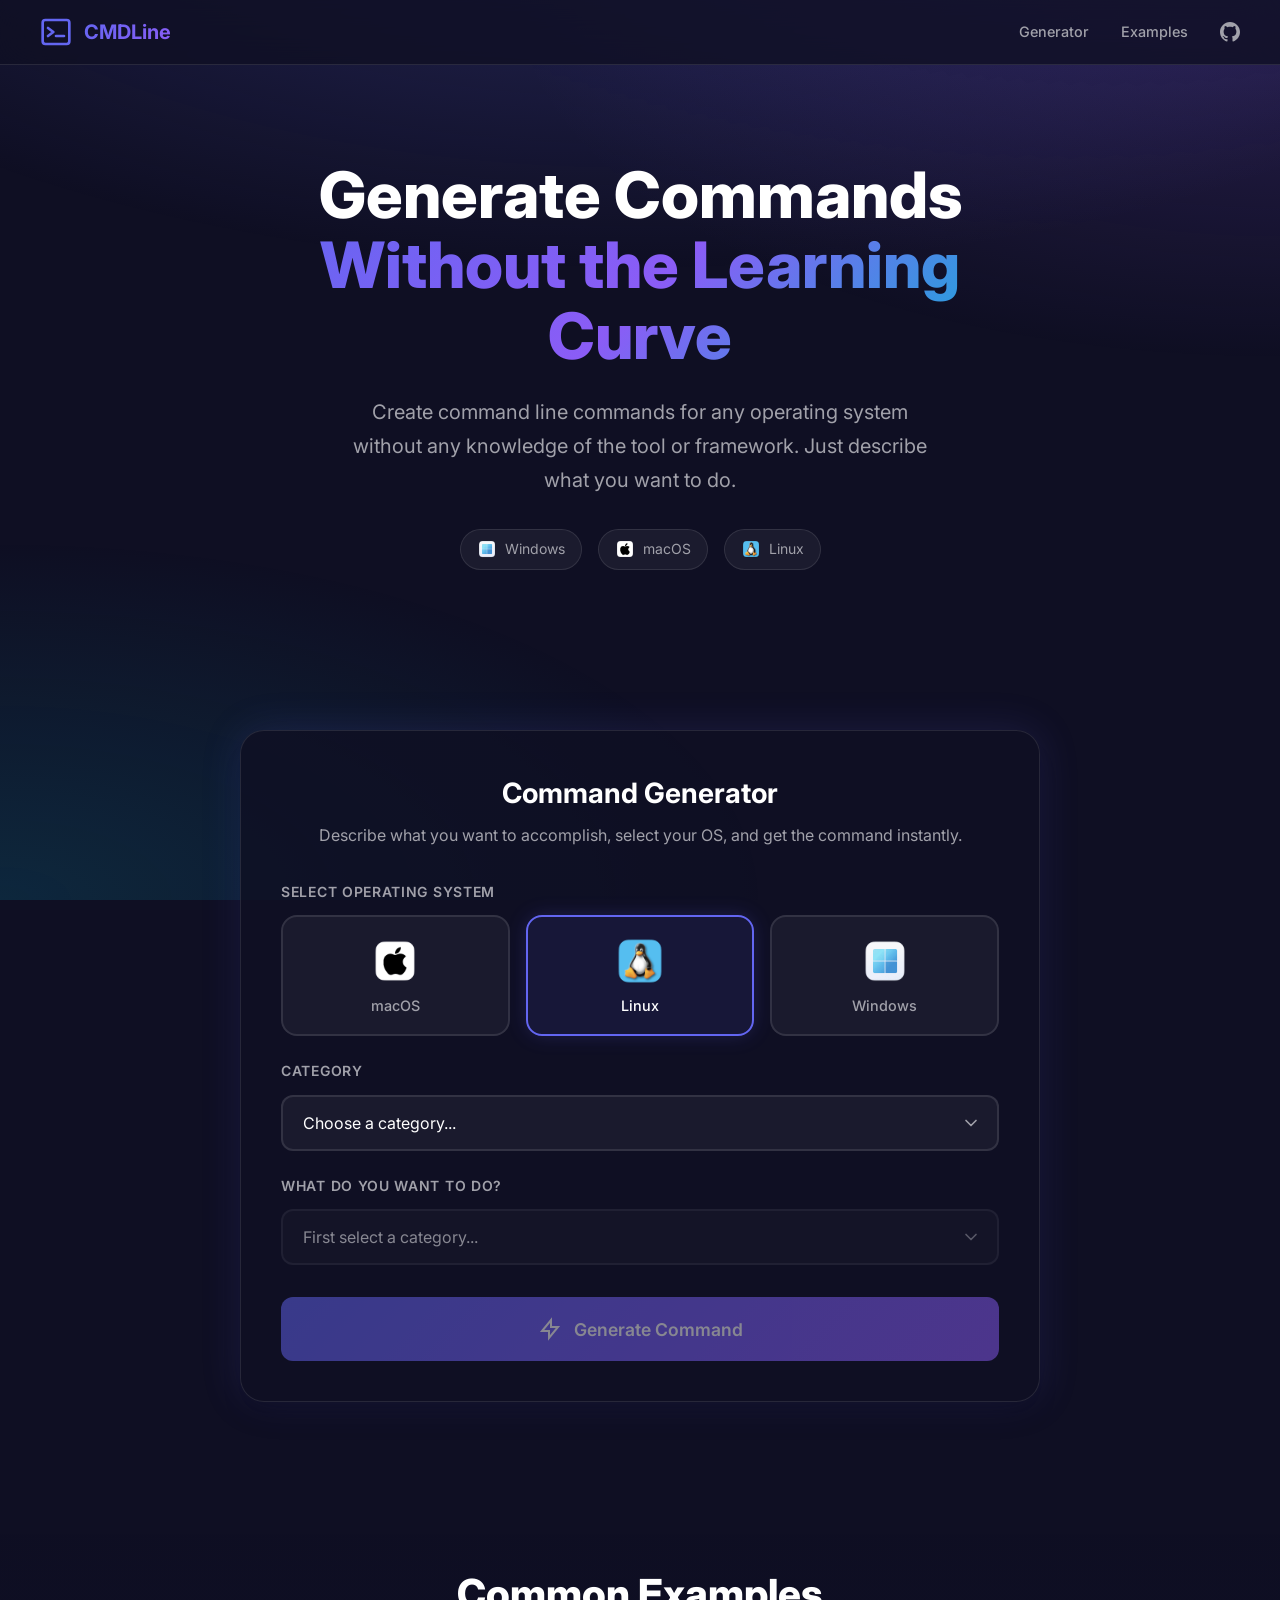
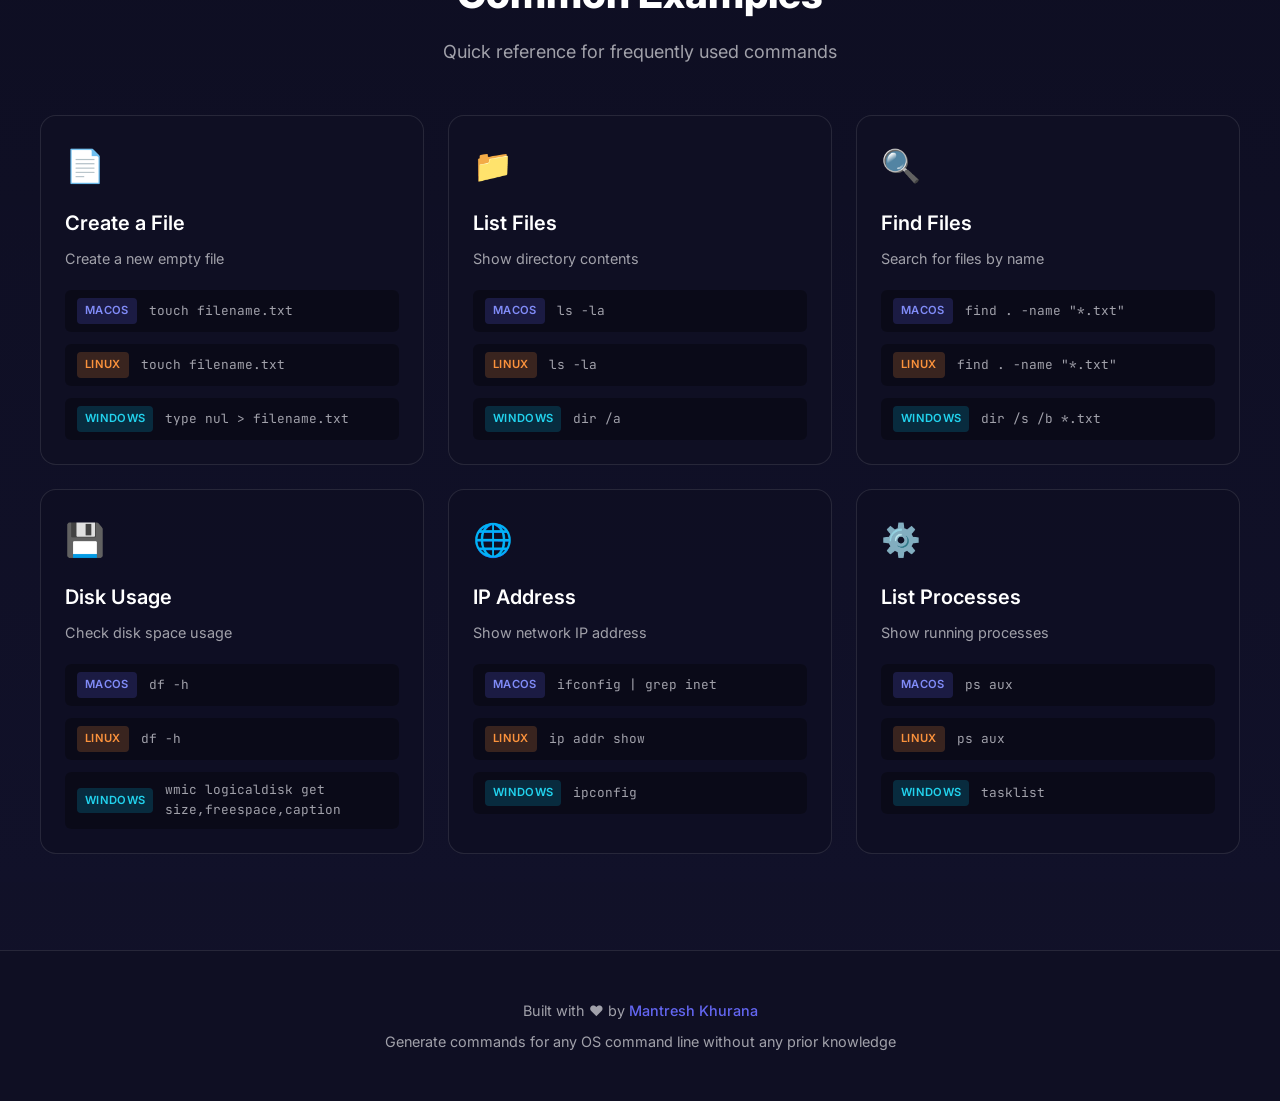
<file: index.html>
<!DOCTYPE html>
<html lang="en">
<head>
    <meta charset="UTF-8">
    <meta name="viewport" content="width=device-width, initial-scale=1.0">
    <meta name="description" content="Generate command line commands for any OS without any knowledge of the tool or framework. Supports Windows, macOS, and Linux.">
    <title>CMDLine Command Generator</title>
    <link rel="stylesheet" href="styles/style.css">
    <link rel="preconnect" href="https://fonts.googleapis.com">
    <link rel="preconnect" href="https://fonts.gstatic.com" crossorigin>
    <link href="https://fonts.googleapis.com/css2?family=Inter:wght@300;400;500;600;700&family=JetBrains+Mono:wght@400;500&display=swap" rel="stylesheet">
</head>
<body>
    <div class="background-gradient"></div>

    <!-- Header -->
    <header class="header">
        <div class="header-content">
            <div class="logo">
                <svg class="logo-icon" viewBox="0 0 24 24" fill="none" xmlns="http://www.w3.org/2000/svg">
                    <rect x="2" y="3" width="20" height="18" rx="2" stroke="currentColor" stroke-width="2"/>
                    <path d="M6 9L10 12L6 15" stroke="currentColor" stroke-width="2" stroke-linecap="round" stroke-linejoin="round"/>
                    <path d="M12 15H18" stroke="currentColor" stroke-width="2" stroke-linecap="round"/>
                </svg>
                <span class="logo-text">CMDLine</span>
            </div>
            <nav class="nav-links">
                <a href="#generator" class="nav-link">Generator</a>
                <a href="#examples" class="nav-link">Examples</a>
                <a href="https://github.com/mantreshkhurana/cmdline-command-generator" class="nav-link github-link" target="_blank">
                    <svg viewBox="0 0 24 24" fill="currentColor" width="20" height="20">
                        <path d="M12 0c-6.626 0-12 5.373-12 12 0 5.302 3.438 9.8 8.207 11.387.599.111.793-.261.793-.577v-2.234c-3.338.726-4.033-1.416-4.033-1.416-.546-1.387-1.333-1.756-1.333-1.756-1.089-.745.083-.729.083-.729 1.205.084 1.839 1.237 1.839 1.237 1.07 1.834 2.807 1.304 3.492.997.107-.775.418-1.305.762-1.604-2.665-.305-5.467-1.334-5.467-5.931 0-1.311.469-2.381 1.236-3.221-.124-.303-.535-1.524.117-3.176 0 0 1.008-.322 3.301 1.23.957-.266 1.983-.399 3.003-.404 1.02.005 2.047.138 3.006.404 2.291-1.552 3.297-1.23 3.297-1.23.653 1.653.242 2.874.118 3.176.77.84 1.235 1.911 1.235 3.221 0 4.609-2.807 5.624-5.479 5.921.43.372.823 1.102.823 2.222v3.293c0 .319.192.694.801.576 4.765-1.589 8.199-6.086 8.199-11.386 0-6.627-5.373-12-12-12z"/>
                    </svg>
                </a>
            </nav>
        </div>
    </header>

    <!-- Hero Section -->
    <section class="hero">
        <div class="hero-content">
            <h1 class="hero-title">
                Generate Commands
                <span class="gradient-text">Without the Learning Curve</span>
            </h1>
            <p class="hero-subtitle">
                Create command line commands for any operating system without any knowledge of the tool or framework.
                Just describe what you want to do.
            </p>
            <div class="hero-badges">
                <span class="badge">
                    <img src="assets/windows.png" alt="Windows" class="badge-icon">
                    Windows
                </span>
                <span class="badge">
                    <img src="assets/macos.png" alt="macOS" class="badge-icon">
                    macOS
                </span>
                <span class="badge">
                    <img src="assets/linux.png" alt="Linux" class="badge-icon">
                    Linux
                </span>
            </div>
        </div>
    </section>

    <!-- Generator Section -->
    <section id="generator" class="generator-section">
        <div class="generator-container">
            <div class="generator-card">
                <div class="card-header">
                    <h2 class="card-title">Command Generator</h2>
                    <p class="card-description">Describe what you want to accomplish, select your OS, and get the command instantly.</p>
                </div>

                <div class="generator-form">
                    <!-- OS Selection -->
                    <div class="form-group">
                        <label class="form-label">Select Operating System</label>
                        <div class="os-selector">
                            <button class="os-btn active" data-os="macos">
                                <img src="assets/macos.png" alt="macOS" class="os-icon">
                                <span>macOS</span>
                            </button>
                            <button class="os-btn" data-os="linux">
                                <img src="assets/linux.png" alt="Linux" class="os-icon">
                                <span>Linux</span>
                            </button>
                            <button class="os-btn" data-os="windows">
                                <img src="assets/windows.png" alt="Windows" class="os-icon">
                                <span>Windows</span>
                            </button>
                        </div>
                    </div>

                    <!-- Category Selection -->
                    <div class="form-group">
                        <label class="form-label">Category</label>
                        <div class="category-selector">
                            <select id="category-select" class="select-input">
                                <option value="">Choose a category...</option>
                                <optgroup label="General">
                                    <option value="file">File Operations</option>
                                    <option value="directory">Directory Operations</option>
                                    <option value="system">System Information</option>
                                    <option value="network">Networking</option>
                                    <option value="process">Process Management</option>
                                    <option value="package">Package Management</option>
                                    <option value="permissions">Permissions & Ownership</option>
                                    <option value="search">Search & Find</option>
                                    <option value="compression">Compression & Archives</option>
                                    <option value="text">Text Processing</option>
                                </optgroup>
                                <optgroup label="Development">
                                    <option value="git">Git Commands</option>
                                    <option value="docker">Docker Commands</option>
                                </optgroup>
                                <optgroup label="Security & Pentesting">
                                    <option value="security">Security & Penetration Testing</option>
                                    <option value="netsecurity">Network Security & Analysis</option>
                                    <option value="websecurity">Web Security Testing</option>
                                    <option value="wireless">Wireless Security</option>
                                    <option value="crypto">Cryptography & Hashing</option>
                                    <option value="passwordtest">Password & Authentication Testing</option>
                                    <option value="exploitation">Exploitation Tools</option>
                                    <option value="forensics">Forensics & Recovery</option>
                                </optgroup>
                            </select>
                        </div>
                    </div>

                    <!-- Action Selection -->
                    <div class="form-group">
                        <label class="form-label">What do you want to do?</label>
                        <div class="action-selector">
                            <select id="action-select" class="select-input" disabled>
                                <option value="">First select a category...</option>
                            </select>
                        </div>
                    </div>

                    <!-- Parameters -->
                    <div class="form-group parameters-group" id="parameters-group" style="display: none;">
                        <label class="form-label">Parameters</label>
                        <div id="parameters-container" class="parameters-container">
                            <!-- Dynamic parameters will be inserted here -->
                        </div>
                    </div>

                    <!-- Generate Button -->
                    <button id="generate-btn" class="generate-btn" disabled>
                        <svg class="btn-icon" viewBox="0 0 24 24" fill="none" stroke="currentColor" stroke-width="2">
                            <path d="M13 10V3L4 14h7v7l9-11h-7z"/>
                        </svg>
                        Generate Command
                    </button>
                </div>

                <!-- Output Section -->
                <div class="output-section" id="output-section" style="display: none;">
                    <div class="output-header">
                        <span class="output-label">Generated Command</span>
                        <button class="copy-btn" id="copy-btn">
                            <svg class="copy-icon" viewBox="0 0 24 24" fill="none" stroke="currentColor" stroke-width="2">
                                <rect x="9" y="9" width="13" height="13" rx="2" ry="2"/>
                                <path d="M5 15H4a2 2 0 0 1-2-2V4a2 2 0 0 1 2-2h9a2 2 0 0 1 2 2v1"/>
                            </svg>
                            Copy
                        </button>
                    </div>
                    <div class="output-command" id="output-command">
                        <code id="command-text"></code>
                    </div>
                    <div class="output-explanation" id="output-explanation">
                        <h4>Explanation</h4>
                        <p id="explanation-text"></p>
                    </div>
                </div>
            </div>
        </div>
    </section>

    <!-- Examples Section -->
    <section id="examples" class="examples-section">
        <div class="examples-container">
            <h2 class="section-title">Common Examples</h2>
            <p class="section-subtitle">Quick reference for frequently used commands</p>

            <div class="examples-grid">
                <div class="example-card" data-category="file" data-action="create">
                    <div class="example-icon">📄</div>
                    <h3>Create a File</h3>
                    <p>Create a new empty file</p>
                    <div class="example-commands">
                        <div class="example-cmd"><span class="os-tag macos">macOS</span><code>touch filename.txt</code></div>
                        <div class="example-cmd"><span class="os-tag linux">Linux</span><code>touch filename.txt</code></div>
                        <div class="example-cmd"><span class="os-tag windows">Windows</span><code>type nul > filename.txt</code></div>
                    </div>
                </div>

                <div class="example-card" data-category="directory" data-action="list">
                    <div class="example-icon">📁</div>
                    <h3>List Files</h3>
                    <p>Show directory contents</p>
                    <div class="example-commands">
                        <div class="example-cmd"><span class="os-tag macos">macOS</span><code>ls -la</code></div>
                        <div class="example-cmd"><span class="os-tag linux">Linux</span><code>ls -la</code></div>
                        <div class="example-cmd"><span class="os-tag windows">Windows</span><code>dir /a</code></div>
                    </div>
                </div>

                <div class="example-card" data-category="search" data-action="find-file">
                    <div class="example-icon">🔍</div>
                    <h3>Find Files</h3>
                    <p>Search for files by name</p>
                    <div class="example-commands">
                        <div class="example-cmd"><span class="os-tag macos">macOS</span><code>find . -name "*.txt"</code></div>
                        <div class="example-cmd"><span class="os-tag linux">Linux</span><code>find . -name "*.txt"</code></div>
                        <div class="example-cmd"><span class="os-tag windows">Windows</span><code>dir /s /b *.txt</code></div>
                    </div>
                </div>

                <div class="example-card" data-category="system" data-action="disk-usage">
                    <div class="example-icon">💾</div>
                    <h3>Disk Usage</h3>
                    <p>Check disk space usage</p>
                    <div class="example-commands">
                        <div class="example-cmd"><span class="os-tag macos">macOS</span><code>df -h</code></div>
                        <div class="example-cmd"><span class="os-tag linux">Linux</span><code>df -h</code></div>
                        <div class="example-cmd"><span class="os-tag windows">Windows</span><code>wmic logicaldisk get size,freespace,caption</code></div>
                    </div>
                </div>

                <div class="example-card" data-category="network" data-action="ip-address">
                    <div class="example-icon">🌐</div>
                    <h3>IP Address</h3>
                    <p>Show network IP address</p>
                    <div class="example-commands">
                        <div class="example-cmd"><span class="os-tag macos">macOS</span><code>ifconfig | grep inet</code></div>
                        <div class="example-cmd"><span class="os-tag linux">Linux</span><code>ip addr show</code></div>
                        <div class="example-cmd"><span class="os-tag windows">Windows</span><code>ipconfig</code></div>
                    </div>
                </div>

                <div class="example-card" data-category="process" data-action="list-processes">
                    <div class="example-icon">⚙️</div>
                    <h3>List Processes</h3>
                    <p>Show running processes</p>
                    <div class="example-commands">
                        <div class="example-cmd"><span class="os-tag macos">macOS</span><code>ps aux</code></div>
                        <div class="example-cmd"><span class="os-tag linux">Linux</span><code>ps aux</code></div>
                        <div class="example-cmd"><span class="os-tag windows">Windows</span><code>tasklist</code></div>
                    </div>
                </div>
            </div>
        </div>
    </section>

    <!-- Footer -->
    <footer class="footer">
        <div class="footer-content">
            <p>Built with ❤️ by <a href="https://github.com/mantreshkhurana" target="_blank">Mantresh Khurana</a></p>
            <p class="footer-note">Generate commands for any OS command line without any prior knowledge</p>
        </div>
    </footer>

    <script src="scripts/commands.js"></script>
    <script src="scripts/app.js"></script>
</body>
</html>
</file>
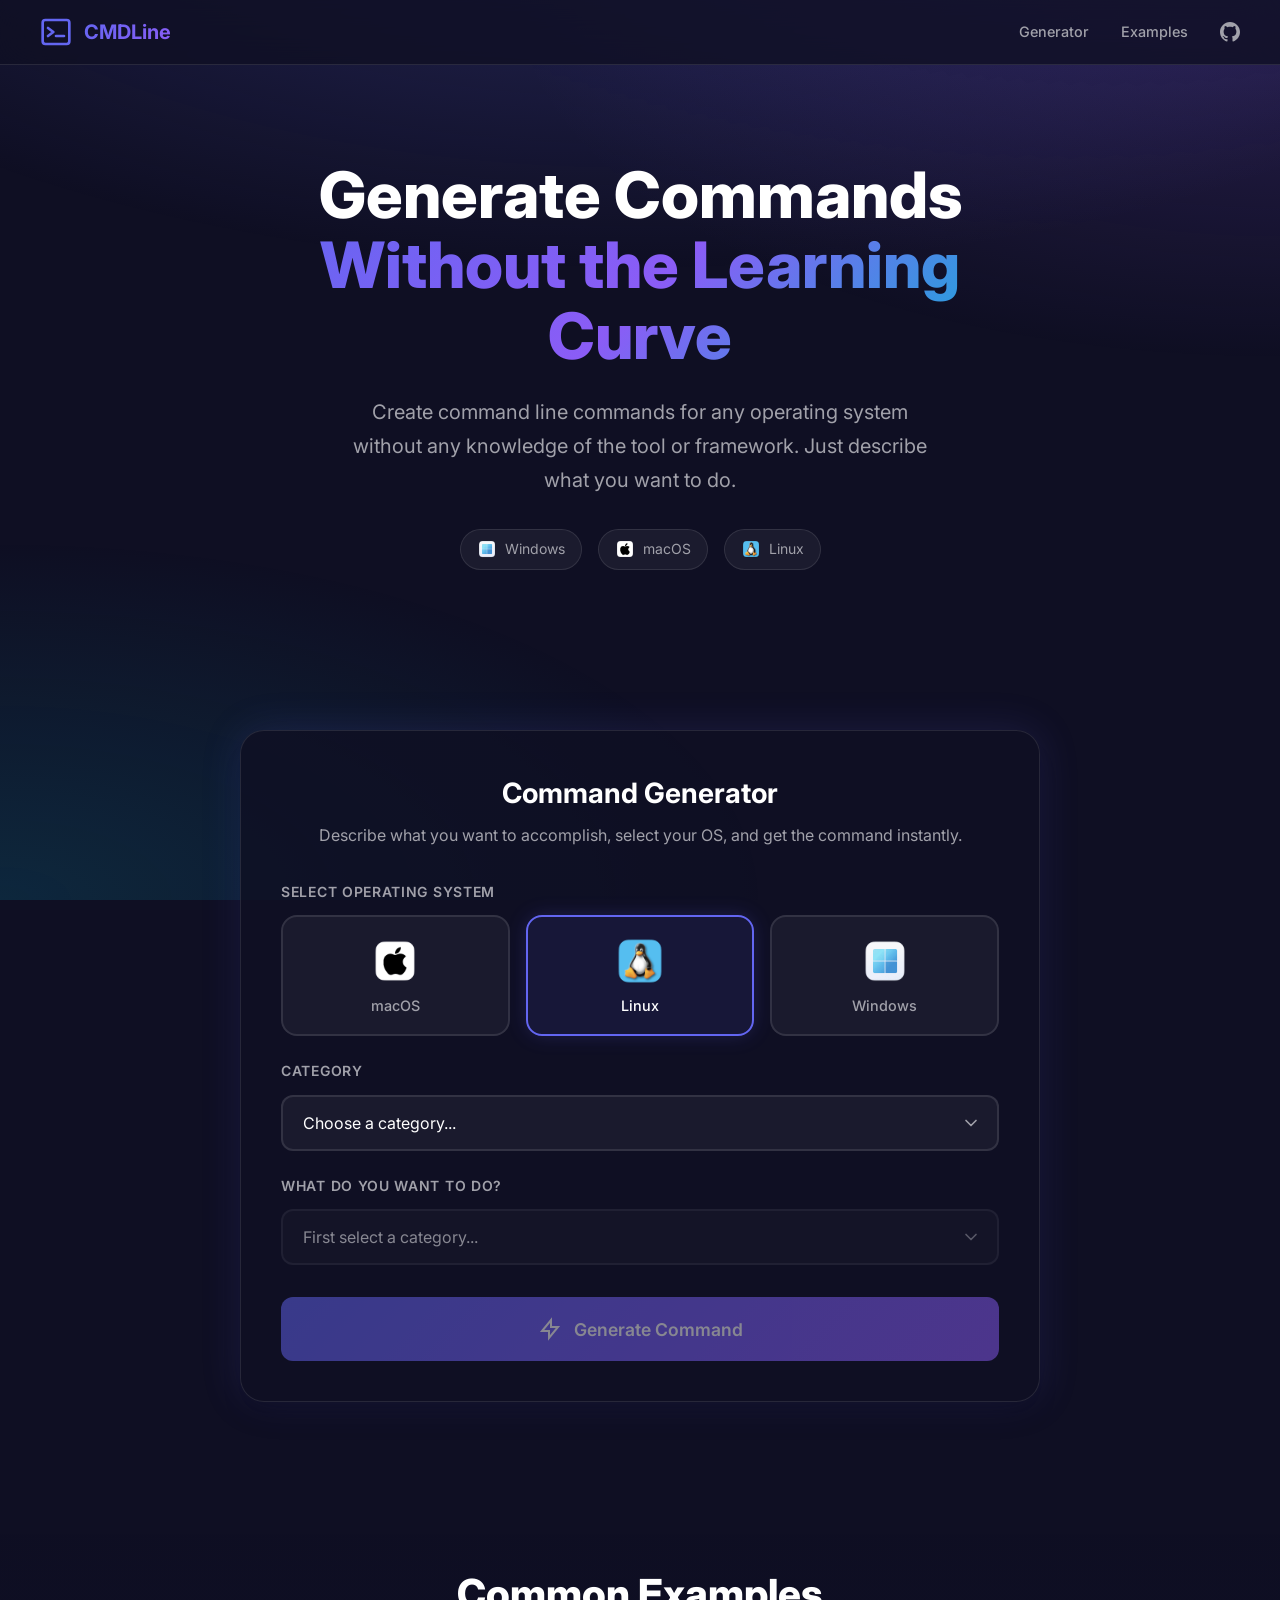
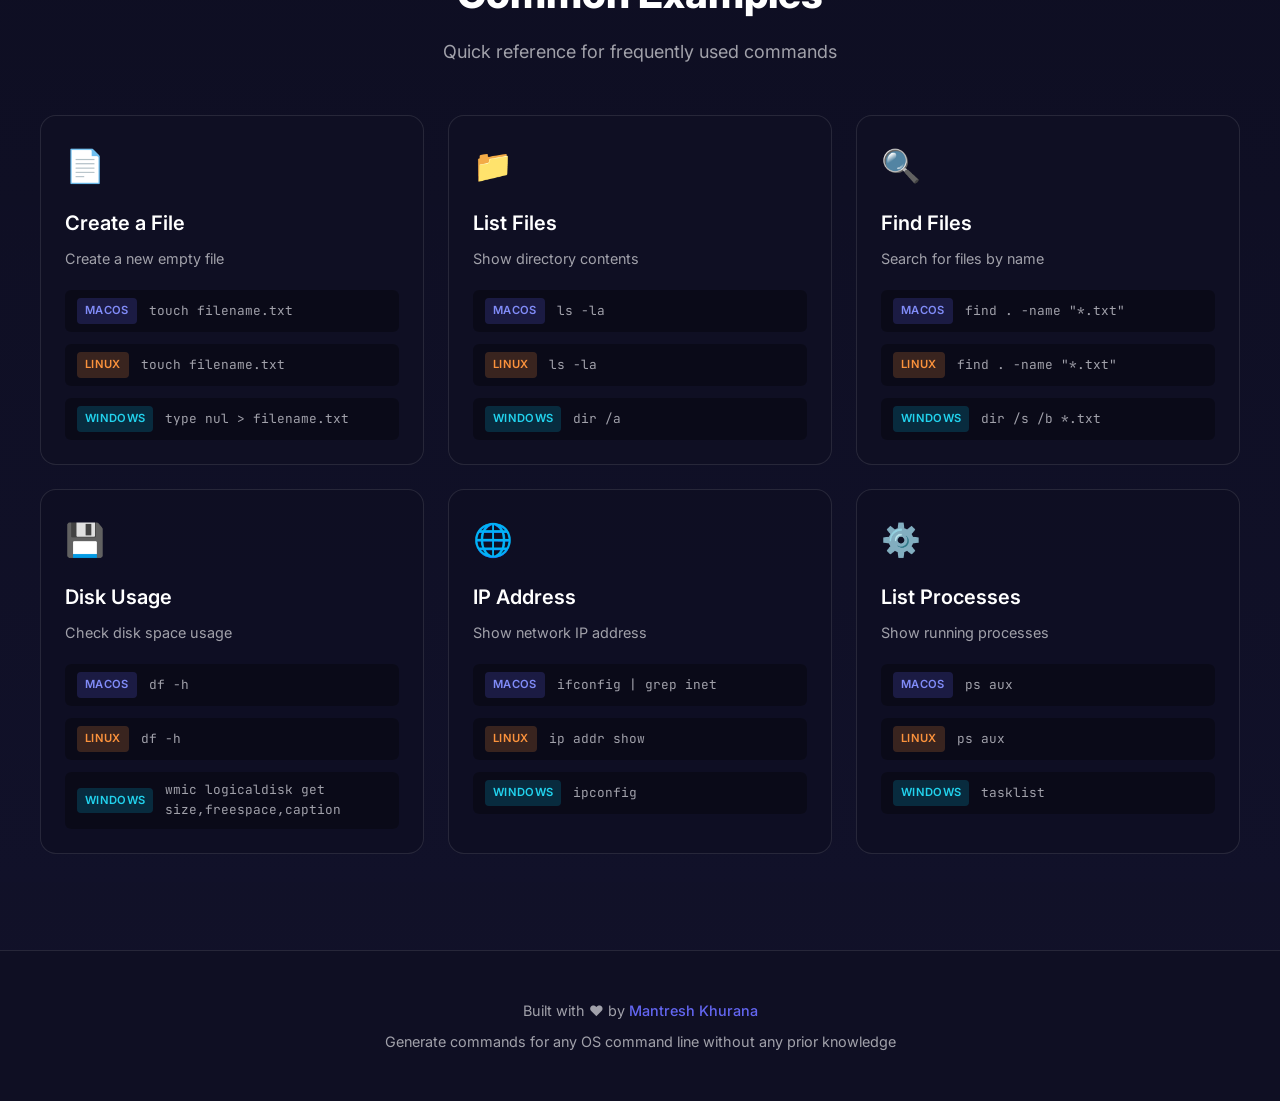
<file: public/index.html>
<!DOCTYPE html>
<html lang="en">
<head>
    <meta charset="UTF-8">
    <meta name="viewport" content="width=device-width, initial-scale=1.0">
    <meta name="description" content="Generate command line commands for any OS without any knowledge of the tool or framework. Supports Windows, macOS, and Linux.">
    <title>CMDLine Command Generator</title>
    <link rel="stylesheet" href="styles/style.css">
    <link rel="preconnect" href="https://fonts.googleapis.com">
    <link rel="preconnect" href="https://fonts.gstatic.com" crossorigin>
    <link href="https://fonts.googleapis.com/css2?family=Inter:wght@300;400;500;600;700&family=JetBrains+Mono:wght@400;500&display=swap" rel="stylesheet">
</head>
<body>
    <div class="background-gradient"></div>

    <!-- Header -->
    <header class="header">
        <div class="header-content">
            <div class="logo">
                <svg class="logo-icon" viewBox="0 0 24 24" fill="none" xmlns="http://www.w3.org/2000/svg">
                    <rect x="2" y="3" width="20" height="18" rx="2" stroke="currentColor" stroke-width="2"/>
                    <path d="M6 9L10 12L6 15" stroke="currentColor" stroke-width="2" stroke-linecap="round" stroke-linejoin="round"/>
                    <path d="M12 15H18" stroke="currentColor" stroke-width="2" stroke-linecap="round"/>
                </svg>
                <span class="logo-text">CMDLine</span>
            </div>
            <nav class="nav-links">
                <a href="#generator" class="nav-link">Generator</a>
                <a href="#examples" class="nav-link">Examples</a>
                <a href="https://github.com/mantreshkhurana/cmdline-command-generator" class="nav-link github-link" target="_blank">
                    <svg viewBox="0 0 24 24" fill="currentColor" width="20" height="20">
                        <path d="M12 0c-6.626 0-12 5.373-12 12 0 5.302 3.438 9.8 8.207 11.387.599.111.793-.261.793-.577v-2.234c-3.338.726-4.033-1.416-4.033-1.416-.546-1.387-1.333-1.756-1.333-1.756-1.089-.745.083-.729.083-.729 1.205.084 1.839 1.237 1.839 1.237 1.07 1.834 2.807 1.304 3.492.997.107-.775.418-1.305.762-1.604-2.665-.305-5.467-1.334-5.467-5.931 0-1.311.469-2.381 1.236-3.221-.124-.303-.535-1.524.117-3.176 0 0 1.008-.322 3.301 1.23.957-.266 1.983-.399 3.003-.404 1.02.005 2.047.138 3.006.404 2.291-1.552 3.297-1.23 3.297-1.23.653 1.653.242 2.874.118 3.176.77.84 1.235 1.911 1.235 3.221 0 4.609-2.807 5.624-5.479 5.921.43.372.823 1.102.823 2.222v3.293c0 .319.192.694.801.576 4.765-1.589 8.199-6.086 8.199-11.386 0-6.627-5.373-12-12-12z"/>
                    </svg>
                </a>
            </nav>
        </div>
    </header>

    <!-- Hero Section -->
    <section class="hero">
        <div class="hero-content">
            <h1 class="hero-title">
                Generate Commands
                <span class="gradient-text">Without the Learning Curve</span>
            </h1>
            <p class="hero-subtitle">
                Create command line commands for any operating system without any knowledge of the tool or framework.
                Just describe what you want to do.
            </p>
            <div class="hero-badges">
                <span class="badge">
                    <img src="assets/windows.png" alt="Windows" class="badge-icon">
                    Windows
                </span>
                <span class="badge">
                    <img src="assets/macos.png" alt="macOS" class="badge-icon">
                    macOS
                </span>
                <span class="badge">
                    <img src="assets/linux.png" alt="Linux" class="badge-icon">
                    Linux
                </span>
            </div>
        </div>
    </section>

    <!-- Generator Section -->
    <section id="generator" class="generator-section">
        <div class="generator-container">
            <div class="generator-card">
                <div class="card-header">
                    <h2 class="card-title">Command Generator</h2>
                    <p class="card-description">Describe what you want to accomplish, select your OS, and get the command instantly.</p>
                </div>

                <div class="generator-form">
                    <!-- OS Selection -->
                    <div class="form-group">
                        <label class="form-label">Select Operating System</label>
                        <div class="os-selector">
                            <button class="os-btn active" data-os="macos">
                                <img src="assets/macos.png" alt="macOS" class="os-icon">
                                <span>macOS</span>
                            </button>
                            <button class="os-btn" data-os="linux">
                                <img src="assets/linux.png" alt="Linux" class="os-icon">
                                <span>Linux</span>
                            </button>
                            <button class="os-btn" data-os="windows">
                                <img src="assets/windows.png" alt="Windows" class="os-icon">
                                <span>Windows</span>
                            </button>
                        </div>
                    </div>

                    <!-- Category Selection -->
                    <div class="form-group">
                        <label class="form-label">Category</label>
                        <div class="category-selector">
                            <select id="category-select" class="select-input">
                                <option value="">Choose a category...</option>
                                <option value="file">File Operations</option>
                                <option value="directory">Directory Operations</option>
                                <option value="system">System Information</option>
                                <option value="network">Networking</option>
                                <option value="process">Process Management</option>
                                <option value="package">Package Management</option>
                                <option value="git">Git Commands</option>
                                <option value="docker">Docker Commands</option>
                                <option value="permissions">Permissions & Ownership</option>
                                <option value="search">Search & Find</option>
                                <option value="compression">Compression & Archives</option>
                                <option value="text">Text Processing</option>
                            </select>
                        </div>
                    </div>

                    <!-- Action Selection -->
                    <div class="form-group">
                        <label class="form-label">What do you want to do?</label>
                        <div class="action-selector">
                            <select id="action-select" class="select-input" disabled>
                                <option value="">First select a category...</option>
                            </select>
                        </div>
                    </div>

                    <!-- Parameters -->
                    <div class="form-group parameters-group" id="parameters-group" style="display: none;">
                        <label class="form-label">Parameters</label>
                        <div id="parameters-container" class="parameters-container">
                            <!-- Dynamic parameters will be inserted here -->
                        </div>
                    </div>

                    <!-- Generate Button -->
                    <button id="generate-btn" class="generate-btn" disabled>
                        <svg class="btn-icon" viewBox="0 0 24 24" fill="none" stroke="currentColor" stroke-width="2">
                            <path d="M13 10V3L4 14h7v7l9-11h-7z"/>
                        </svg>
                        Generate Command
                    </button>
                </div>

                <!-- Output Section -->
                <div class="output-section" id="output-section" style="display: none;">
                    <div class="output-header">
                        <span class="output-label">Generated Command</span>
                        <button class="copy-btn" id="copy-btn">
                            <svg class="copy-icon" viewBox="0 0 24 24" fill="none" stroke="currentColor" stroke-width="2">
                                <rect x="9" y="9" width="13" height="13" rx="2" ry="2"/>
                                <path d="M5 15H4a2 2 0 0 1-2-2V4a2 2 0 0 1 2-2h9a2 2 0 0 1 2 2v1"/>
                            </svg>
                            Copy
                        </button>
                    </div>
                    <div class="output-command" id="output-command">
                        <code id="command-text"></code>
                    </div>
                    <div class="output-explanation" id="output-explanation">
                        <h4>Explanation</h4>
                        <p id="explanation-text"></p>
                    </div>
                </div>
            </div>
        </div>
    </section>

    <!-- Examples Section -->
    <section id="examples" class="examples-section">
        <div class="examples-container">
            <h2 class="section-title">Common Examples</h2>
            <p class="section-subtitle">Quick reference for frequently used commands</p>

            <div class="examples-grid">
                <div class="example-card" data-category="file" data-action="create">
                    <div class="example-icon">📄</div>
                    <h3>Create a File</h3>
                    <p>Create a new empty file</p>
                    <div class="example-commands">
                        <div class="example-cmd"><span class="os-tag macos">macOS</span><code>touch filename.txt</code></div>
                        <div class="example-cmd"><span class="os-tag linux">Linux</span><code>touch filename.txt</code></div>
                        <div class="example-cmd"><span class="os-tag windows">Windows</span><code>type nul > filename.txt</code></div>
                    </div>
                </div>

                <div class="example-card" data-category="directory" data-action="list">
                    <div class="example-icon">📁</div>
                    <h3>List Files</h3>
                    <p>Show directory contents</p>
                    <div class="example-commands">
                        <div class="example-cmd"><span class="os-tag macos">macOS</span><code>ls -la</code></div>
                        <div class="example-cmd"><span class="os-tag linux">Linux</span><code>ls -la</code></div>
                        <div class="example-cmd"><span class="os-tag windows">Windows</span><code>dir /a</code></div>
                    </div>
                </div>

                <div class="example-card" data-category="search" data-action="find-file">
                    <div class="example-icon">🔍</div>
                    <h3>Find Files</h3>
                    <p>Search for files by name</p>
                    <div class="example-commands">
                        <div class="example-cmd"><span class="os-tag macos">macOS</span><code>find . -name "*.txt"</code></div>
                        <div class="example-cmd"><span class="os-tag linux">Linux</span><code>find . -name "*.txt"</code></div>
                        <div class="example-cmd"><span class="os-tag windows">Windows</span><code>dir /s /b *.txt</code></div>
                    </div>
                </div>

                <div class="example-card" data-category="system" data-action="disk-usage">
                    <div class="example-icon">💾</div>
                    <h3>Disk Usage</h3>
                    <p>Check disk space usage</p>
                    <div class="example-commands">
                        <div class="example-cmd"><span class="os-tag macos">macOS</span><code>df -h</code></div>
                        <div class="example-cmd"><span class="os-tag linux">Linux</span><code>df -h</code></div>
                        <div class="example-cmd"><span class="os-tag windows">Windows</span><code>wmic logicaldisk get size,freespace,caption</code></div>
                    </div>
                </div>

                <div class="example-card" data-category="network" data-action="ip-address">
                    <div class="example-icon">🌐</div>
                    <h3>IP Address</h3>
                    <p>Show network IP address</p>
                    <div class="example-commands">
                        <div class="example-cmd"><span class="os-tag macos">macOS</span><code>ifconfig | grep inet</code></div>
                        <div class="example-cmd"><span class="os-tag linux">Linux</span><code>ip addr show</code></div>
                        <div class="example-cmd"><span class="os-tag windows">Windows</span><code>ipconfig</code></div>
                    </div>
                </div>

                <div class="example-card" data-category="process" data-action="list-processes">
                    <div class="example-icon">⚙️</div>
                    <h3>List Processes</h3>
                    <p>Show running processes</p>
                    <div class="example-commands">
                        <div class="example-cmd"><span class="os-tag macos">macOS</span><code>ps aux</code></div>
                        <div class="example-cmd"><span class="os-tag linux">Linux</span><code>ps aux</code></div>
                        <div class="example-cmd"><span class="os-tag windows">Windows</span><code>tasklist</code></div>
                    </div>
                </div>
            </div>
        </div>
    </section>

    <!-- Footer -->
    <footer class="footer">
        <div class="footer-content">
            <p>Built with ❤️ by <a href="https://github.com/mantreshkhurana" target="_blank">Mantresh Khurana</a></p>
            <p class="footer-note">Generate commands for any OS command line without any prior knowledge</p>
        </div>
    </footer>

    <script src="scripts/commands.js"></script>
    <script src="scripts/app.js"></script>
</body>
</html>
</file>
<file: styles/style.css>
/* CSS Variables */
:root {
    --primary-color: #6366f1;
    --primary-hover: #4f46e5;
    --primary-light: rgba(99, 102, 241, 0.1);
    --secondary-color: #8b5cf6;
    --accent-color: #06b6d4;
    --background-dark: #0f0f23;
    --background-card: rgba(15, 15, 35, 0.8);
    --background-card-hover: rgba(25, 25, 50, 0.9);
    --surface-color: rgba(255, 255, 255, 0.05);
    --surface-hover: rgba(255, 255, 255, 0.1);
    --text-primary: #ffffff;
    --text-secondary: #a1a1aa;
    --text-muted: #71717a;
    --border-color: rgba(255, 255, 255, 0.1);
    --border-focus: rgba(99, 102, 241, 0.5);
    --success-color: #10b981;
    --error-color: #ef4444;
    --warning-color: #f59e0b;
    --shadow-sm: 0 1px 2px 0 rgba(0, 0, 0, 0.05);
    --shadow-md: 0 4px 6px -1px rgba(0, 0, 0, 0.1), 0 2px 4px -1px rgba(0, 0, 0, 0.06);
    --shadow-lg: 0 10px 15px -3px rgba(0, 0, 0, 0.1), 0 4px 6px -2px rgba(0, 0, 0, 0.05);
    --shadow-xl: 0 20px 25px -5px rgba(0, 0, 0, 0.1), 0 10px 10px -5px rgba(0, 0, 0, 0.04);
    --shadow-glow: 0 0 40px rgba(99, 102, 241, 0.15);
    --radius-sm: 6px;
    --radius-md: 12px;
    --radius-lg: 16px;
    --radius-xl: 24px;
    --transition-fast: 150ms ease;
    --transition-normal: 250ms ease;
    --transition-slow: 350ms ease;
}

/* Reset & Base */
*, *::before, *::after {
    box-sizing: border-box;
    margin: 0;
    padding: 0;
}

html {
    scroll-behavior: smooth;
}

body {
    font-family: 'Inter', -apple-system, BlinkMacSystemFont, 'Segoe UI', Roboto, sans-serif;
    background-color: var(--background-dark);
    color: var(--text-primary);
    line-height: 1.6;
    min-height: 100vh;
    overflow-x: hidden;
}

/* Background Gradient */
.background-gradient {
    position: fixed;
    top: 0;
    left: 0;
    right: 0;
    bottom: 0;
    background:
        radial-gradient(ellipse 80% 50% at 50% -20%, rgba(99, 102, 241, 0.3), transparent),
        radial-gradient(ellipse 60% 40% at 100% 0%, rgba(139, 92, 246, 0.2), transparent),
        radial-gradient(ellipse 60% 40% at 0% 100%, rgba(6, 182, 212, 0.15), transparent);
    pointer-events: none;
    z-index: -1;
}

/* Header */
.header {
    position: fixed;
    top: 0;
    left: 0;
    right: 0;
    z-index: 100;
    padding: 1rem 2rem;
    background: rgba(15, 15, 35, 0.8);
    backdrop-filter: blur(20px);
    -webkit-backdrop-filter: blur(20px);
    border-bottom: 1px solid var(--border-color);
}

.header-content {
    max-width: 1200px;
    margin: 0 auto;
    display: flex;
    justify-content: space-between;
    align-items: center;
}

.logo {
    display: flex;
    align-items: center;
    gap: 0.75rem;
    text-decoration: none;
    color: var(--text-primary);
}

.logo-icon {
    width: 32px;
    height: 32px;
    color: var(--primary-color);
}

.logo-text {
    font-size: 1.25rem;
    font-weight: 700;
    background: linear-gradient(135deg, var(--primary-color), var(--secondary-color));
    -webkit-background-clip: text;
    -webkit-text-fill-color: transparent;
    background-clip: text;
}

.nav-links {
    display: flex;
    align-items: center;
    gap: 2rem;
}

.nav-link {
    color: var(--text-secondary);
    text-decoration: none;
    font-size: 0.9rem;
    font-weight: 500;
    transition: color var(--transition-fast);
    display: flex;
    align-items: center;
    gap: 0.5rem;
}

.nav-link:hover {
    color: var(--text-primary);
}

.github-link svg {
    width: 20px;
    height: 20px;
}

/* Hero Section */
.hero {
    padding: 10rem 2rem 6rem;
    text-align: center;
}

.hero-content {
    max-width: 800px;
    margin: 0 auto;
}

.hero-title {
    font-size: clamp(2.5rem, 6vw, 4rem);
    font-weight: 800;
    line-height: 1.1;
    margin-bottom: 1.5rem;
}

.gradient-text {
    display: block;
    background: linear-gradient(135deg, var(--primary-color), var(--secondary-color), var(--accent-color));
    -webkit-background-clip: text;
    -webkit-text-fill-color: transparent;
    background-clip: text;
}

.hero-subtitle {
    font-size: 1.25rem;
    color: var(--text-secondary);
    max-width: 600px;
    margin: 0 auto 2rem;
    line-height: 1.7;
}

.hero-badges {
    display: flex;
    justify-content: center;
    gap: 1rem;
    flex-wrap: wrap;
}

.badge {
    display: flex;
    align-items: center;
    gap: 0.5rem;
    padding: 0.5rem 1rem;
    background: var(--surface-color);
    border: 1px solid var(--border-color);
    border-radius: var(--radius-xl);
    font-size: 0.875rem;
    color: var(--text-secondary);
    transition: all var(--transition-fast);
}

.badge:hover {
    background: var(--surface-hover);
    border-color: var(--primary-color);
    transform: translateY(-2px);
}

.badge-icon {
    width: 20px;
    height: 20px;
    border-radius: 4px;
}

/* Generator Section */
.generator-section {
    padding: 4rem 2rem;
}

.generator-container {
    max-width: 800px;
    margin: 0 auto;
}

.generator-card {
    background: var(--background-card);
    border: 1px solid var(--border-color);
    border-radius: var(--radius-xl);
    padding: 2.5rem;
    box-shadow: var(--shadow-xl), var(--shadow-glow);
}

.card-header {
    text-align: center;
    margin-bottom: 2rem;
}

.card-title {
    font-size: 1.75rem;
    font-weight: 700;
    margin-bottom: 0.5rem;
}

.card-description {
    color: var(--text-secondary);
    font-size: 1rem;
}

/* Form Elements */
.generator-form {
    display: flex;
    flex-direction: column;
    gap: 1.5rem;
}

.form-group {
    display: flex;
    flex-direction: column;
    gap: 0.75rem;
}

.form-label {
    font-size: 0.875rem;
    font-weight: 600;
    color: var(--text-secondary);
    text-transform: uppercase;
    letter-spacing: 0.05em;
}

/* OS Selector */
.os-selector {
    display: grid;
    grid-template-columns: repeat(3, 1fr);
    gap: 1rem;
}

.os-btn {
    display: flex;
    flex-direction: column;
    align-items: center;
    gap: 0.75rem;
    padding: 1.25rem;
    background: var(--surface-color);
    border: 2px solid var(--border-color);
    border-radius: var(--radius-lg);
    color: var(--text-secondary);
    cursor: pointer;
    transition: all var(--transition-normal);
    font-family: inherit;
    font-size: 0.9rem;
    font-weight: 500;
}

.os-btn:hover {
    background: var(--surface-hover);
    border-color: var(--primary-color);
    color: var(--text-primary);
    transform: translateY(-2px);
}

.os-btn.active {
    background: var(--primary-light);
    border-color: var(--primary-color);
    color: var(--text-primary);
    box-shadow: 0 0 20px rgba(99, 102, 241, 0.2);
}

.os-icon {
    width: 48px;
    height: 48px;
    border-radius: var(--radius-sm);
    transition: transform var(--transition-normal);
}

.os-btn:hover .os-icon,
.os-btn.active .os-icon {
    transform: scale(1.1);
}

/* Select Inputs */
.select-input {
    width: 100%;
    padding: 1rem 1.25rem;
    background: var(--surface-color);
    border: 2px solid var(--border-color);
    border-radius: var(--radius-md);
    color: var(--text-primary);
    font-family: inherit;
    font-size: 1rem;
    cursor: pointer;
    transition: all var(--transition-fast);
    appearance: none;
    background-image: url("data:image/svg+xml,%3Csvg xmlns='http://www.w3.org/2000/svg' width='24' height='24' viewBox='0 0 24 24' fill='none' stroke='%23a1a1aa' stroke-width='2' stroke-linecap='round' stroke-linejoin='round'%3E%3Cpolyline points='6 9 12 15 18 9'%3E%3C/polyline%3E%3C/svg%3E");
    background-repeat: no-repeat;
    background-position: right 1rem center;
    background-size: 1.25rem;
    padding-right: 3rem;
}

.select-input:hover {
    border-color: var(--primary-color);
}

.select-input:focus {
    outline: none;
    border-color: var(--primary-color);
    box-shadow: 0 0 0 3px var(--border-focus);
}

.select-input:disabled {
    opacity: 0.5;
    cursor: not-allowed;
}

.select-input option {
    background: var(--background-dark);
    color: var(--text-primary);
    padding: 0.5rem;
}

/* Parameters Container */
.parameters-container {
    display: flex;
    flex-direction: column;
    gap: 1rem;
}

.parameter-input {
    width: 100%;
    padding: 1rem 1.25rem;
    background: var(--surface-color);
    border: 2px solid var(--border-color);
    border-radius: var(--radius-md);
    color: var(--text-primary);
    font-family: inherit;
    font-size: 1rem;
    transition: all var(--transition-fast);
}

.parameter-input:hover {
    border-color: var(--primary-color);
}

.parameter-input:focus {
    outline: none;
    border-color: var(--primary-color);
    box-shadow: 0 0 0 3px var(--border-focus);
}

.parameter-input::placeholder {
    color: var(--text-muted);
}

/* Generate Button */
.generate-btn {
    display: flex;
    align-items: center;
    justify-content: center;
    gap: 0.75rem;
    width: 100%;
    padding: 1.25rem 2rem;
    background: linear-gradient(135deg, var(--primary-color), var(--secondary-color));
    border: none;
    border-radius: var(--radius-md);
    color: white;
    font-family: inherit;
    font-size: 1.1rem;
    font-weight: 600;
    cursor: pointer;
    transition: all var(--transition-normal);
    margin-top: 0.5rem;
}

.generate-btn:hover:not(:disabled) {
    transform: translateY(-2px);
    box-shadow: 0 10px 30px rgba(99, 102, 241, 0.4);
}

.generate-btn:active:not(:disabled) {
    transform: translateY(0);
}

.generate-btn:disabled {
    opacity: 0.5;
    cursor: not-allowed;
}

.btn-icon {
    width: 24px;
    height: 24px;
}

/* Output Section */
.output-section {
    margin-top: 2rem;
    padding-top: 2rem;
    border-top: 1px solid var(--border-color);
    animation: slideUp 0.3s ease;
}

@keyframes slideUp {
    from {
        opacity: 0;
        transform: translateY(20px);
    }
    to {
        opacity: 1;
        transform: translateY(0);
    }
}

.output-header {
    display: flex;
    justify-content: space-between;
    align-items: center;
    margin-bottom: 1rem;
}

.output-label {
    font-size: 0.875rem;
    font-weight: 600;
    color: var(--text-secondary);
    text-transform: uppercase;
    letter-spacing: 0.05em;
}

.copy-btn {
    display: flex;
    align-items: center;
    gap: 0.5rem;
    padding: 0.5rem 1rem;
    background: var(--surface-color);
    border: 1px solid var(--border-color);
    border-radius: var(--radius-sm);
    color: var(--text-secondary);
    font-family: inherit;
    font-size: 0.875rem;
    cursor: pointer;
    transition: all var(--transition-fast);
}

.copy-btn:hover {
    background: var(--surface-hover);
    border-color: var(--primary-color);
    color: var(--text-primary);
}

.copy-btn.copied {
    background: var(--success-color);
    border-color: var(--success-color);
    color: white;
}

.copy-icon {
    width: 16px;
    height: 16px;
}

.output-command {
    background: rgba(0, 0, 0, 0.4);
    border: 1px solid var(--border-color);
    border-radius: var(--radius-md);
    padding: 1.25rem 1.5rem;
    overflow-x: auto;
}

.output-command code {
    font-family: 'JetBrains Mono', 'Fira Code', monospace;
    font-size: 1rem;
    color: var(--accent-color);
    white-space: pre-wrap;
    word-break: break-all;
}

.output-explanation {
    margin-top: 1.5rem;
    padding: 1.25rem;
    background: var(--surface-color);
    border-radius: var(--radius-md);
}

.output-explanation h4 {
    font-size: 0.875rem;
    font-weight: 600;
    color: var(--text-secondary);
    margin-bottom: 0.75rem;
    text-transform: uppercase;
    letter-spacing: 0.05em;
}

.output-explanation p {
    color: var(--text-secondary);
    font-size: 0.95rem;
    line-height: 1.7;
}

/* Examples Section */
.examples-section {
    padding: 6rem 2rem;
    background: linear-gradient(180deg, transparent 0%, rgba(99, 102, 241, 0.03) 100%);
}

.examples-container {
    max-width: 1200px;
    margin: 0 auto;
}

.section-title {
    font-size: 2.5rem;
    font-weight: 800;
    text-align: center;
    margin-bottom: 0.75rem;
}

.section-subtitle {
    text-align: center;
    color: var(--text-secondary);
    font-size: 1.125rem;
    margin-bottom: 3rem;
}

.examples-grid {
    display: grid;
    grid-template-columns: repeat(auto-fill, minmax(350px, 1fr));
    gap: 1.5rem;
}

.example-card {
    background: var(--background-card);
    border: 1px solid var(--border-color);
    border-radius: var(--radius-lg);
    padding: 1.5rem;
    transition: all var(--transition-normal);
    cursor: pointer;
}

.example-card:hover {
    transform: translateY(-4px);
    border-color: var(--primary-color);
    box-shadow: var(--shadow-lg), 0 0 30px rgba(99, 102, 241, 0.1);
}

.example-icon {
    font-size: 2rem;
    margin-bottom: 1rem;
}

.example-card h3 {
    font-size: 1.25rem;
    font-weight: 600;
    margin-bottom: 0.5rem;
}

.example-card > p {
    color: var(--text-secondary);
    font-size: 0.9rem;
    margin-bottom: 1.25rem;
}

.example-commands {
    display: flex;
    flex-direction: column;
    gap: 0.75rem;
}

.example-cmd {
    display: flex;
    align-items: center;
    gap: 0.75rem;
    padding: 0.5rem 0.75rem;
    background: rgba(0, 0, 0, 0.3);
    border-radius: var(--radius-sm);
    font-size: 0.85rem;
}

.os-tag {
    font-size: 0.7rem;
    font-weight: 600;
    padding: 0.25rem 0.5rem;
    border-radius: 4px;
    text-transform: uppercase;
    letter-spacing: 0.03em;
    flex-shrink: 0;
}

.os-tag.macos {
    background: rgba(99, 102, 241, 0.2);
    color: #818cf8;
}

.os-tag.linux {
    background: rgba(251, 146, 60, 0.2);
    color: #fb923c;
}

.os-tag.windows {
    background: rgba(6, 182, 212, 0.2);
    color: #22d3ee;
}

.example-cmd code {
    font-family: 'JetBrains Mono', monospace;
    font-size: 0.8rem;
    color: var(--text-secondary);
}

/* Footer */
.footer {
    padding: 3rem 2rem;
    text-align: center;
    border-top: 1px solid var(--border-color);
}

.footer-content p {
    color: var(--text-secondary);
    font-size: 0.9rem;
}

.footer-content a {
    color: var(--primary-color);
    text-decoration: none;
    font-weight: 500;
}

.footer-content a:hover {
    text-decoration: underline;
}

.footer-note {
    margin-top: 0.5rem;
    color: var(--text-muted);
    font-size: 0.85rem;
}

/* Responsive Design */
@media (max-width: 768px) {
    .header {
        padding: 1rem;
    }

    .nav-links {
        gap: 1rem;
    }

    .nav-link:not(.github-link) {
        display: none;
    }

    .hero {
        padding: 8rem 1.5rem 4rem;
    }

    .hero-title {
        font-size: 2rem;
    }

    .hero-subtitle {
        font-size: 1rem;
    }

    .generator-section {
        padding: 2rem 1rem;
    }

    .generator-card {
        padding: 1.5rem;
        border-radius: var(--radius-lg);
    }

    .os-selector {
        grid-template-columns: 1fr;
    }

    .os-btn {
        flex-direction: row;
        justify-content: flex-start;
        padding: 1rem;
    }

    .os-icon {
        width: 36px;
        height: 36px;
    }

    .examples-grid {
        grid-template-columns: 1fr;
    }

    .section-title {
        font-size: 1.75rem;
    }
}

@media (max-width: 480px) {
    .hero-badges {
        flex-direction: column;
        align-items: center;
    }

    .badge {
        width: 100%;
        justify-content: center;
    }

    .output-header {
        flex-direction: column;
        gap: 1rem;
        align-items: flex-start;
    }

    .copy-btn {
        width: 100%;
        justify-content: center;
    }
}

/* Animations */
@keyframes fadeIn {
    from { opacity: 0; }
    to { opacity: 1; }
}

@keyframes pulse {
    0%, 100% { opacity: 1; }
    50% { opacity: 0.5; }
}

.fade-in {
    animation: fadeIn 0.5s ease;
}

/* Scrollbar Styling */
::-webkit-scrollbar {
    width: 8px;
    height: 8px;
}

::-webkit-scrollbar-track {
    background: var(--background-dark);
}

::-webkit-scrollbar-thumb {
    background: var(--border-color);
    border-radius: 4px;
}

::-webkit-scrollbar-thumb:hover {
    background: var(--text-muted);
}

/* Selection */
::selection {
    background: var(--primary-color);
    color: white;
}
</file>
<file: public/styles/style.css>
/* CSS Variables */
:root {
    --primary-color: #6366f1;
    --primary-hover: #4f46e5;
    --primary-light: rgba(99, 102, 241, 0.1);
    --secondary-color: #8b5cf6;
    --accent-color: #06b6d4;
    --background-dark: #0f0f23;
    --background-card: rgba(15, 15, 35, 0.8);
    --background-card-hover: rgba(25, 25, 50, 0.9);
    --surface-color: rgba(255, 255, 255, 0.05);
    --surface-hover: rgba(255, 255, 255, 0.1);
    --text-primary: #ffffff;
    --text-secondary: #a1a1aa;
    --text-muted: #71717a;
    --border-color: rgba(255, 255, 255, 0.1);
    --border-focus: rgba(99, 102, 241, 0.5);
    --success-color: #10b981;
    --error-color: #ef4444;
    --warning-color: #f59e0b;
    --shadow-sm: 0 1px 2px 0 rgba(0, 0, 0, 0.05);
    --shadow-md: 0 4px 6px -1px rgba(0, 0, 0, 0.1), 0 2px 4px -1px rgba(0, 0, 0, 0.06);
    --shadow-lg: 0 10px 15px -3px rgba(0, 0, 0, 0.1), 0 4px 6px -2px rgba(0, 0, 0, 0.05);
    --shadow-xl: 0 20px 25px -5px rgba(0, 0, 0, 0.1), 0 10px 10px -5px rgba(0, 0, 0, 0.04);
    --shadow-glow: 0 0 40px rgba(99, 102, 241, 0.15);
    --radius-sm: 6px;
    --radius-md: 12px;
    --radius-lg: 16px;
    --radius-xl: 24px;
    --transition-fast: 150ms ease;
    --transition-normal: 250ms ease;
    --transition-slow: 350ms ease;
}

/* Reset & Base */
*, *::before, *::after {
    box-sizing: border-box;
    margin: 0;
    padding: 0;
}

html {
    scroll-behavior: smooth;
}

body {
    font-family: 'Inter', -apple-system, BlinkMacSystemFont, 'Segoe UI', Roboto, sans-serif;
    background-color: var(--background-dark);
    color: var(--text-primary);
    line-height: 1.6;
    min-height: 100vh;
    overflow-x: hidden;
}

/* Background Gradient */
.background-gradient {
    position: fixed;
    top: 0;
    left: 0;
    right: 0;
    bottom: 0;
    background:
        radial-gradient(ellipse 80% 50% at 50% -20%, rgba(99, 102, 241, 0.3), transparent),
        radial-gradient(ellipse 60% 40% at 100% 0%, rgba(139, 92, 246, 0.2), transparent),
        radial-gradient(ellipse 60% 40% at 0% 100%, rgba(6, 182, 212, 0.15), transparent);
    pointer-events: none;
    z-index: -1;
}

/* Header */
.header {
    position: fixed;
    top: 0;
    left: 0;
    right: 0;
    z-index: 100;
    padding: 1rem 2rem;
    background: rgba(15, 15, 35, 0.8);
    backdrop-filter: blur(20px);
    -webkit-backdrop-filter: blur(20px);
    border-bottom: 1px solid var(--border-color);
}

.header-content {
    max-width: 1200px;
    margin: 0 auto;
    display: flex;
    justify-content: space-between;
    align-items: center;
}

.logo {
    display: flex;
    align-items: center;
    gap: 0.75rem;
    text-decoration: none;
    color: var(--text-primary);
}

.logo-icon {
    width: 32px;
    height: 32px;
    color: var(--primary-color);
}

.logo-text {
    font-size: 1.25rem;
    font-weight: 700;
    background: linear-gradient(135deg, var(--primary-color), var(--secondary-color));
    -webkit-background-clip: text;
    -webkit-text-fill-color: transparent;
    background-clip: text;
}

.nav-links {
    display: flex;
    align-items: center;
    gap: 2rem;
}

.nav-link {
    color: var(--text-secondary);
    text-decoration: none;
    font-size: 0.9rem;
    font-weight: 500;
    transition: color var(--transition-fast);
    display: flex;
    align-items: center;
    gap: 0.5rem;
}

.nav-link:hover {
    color: var(--text-primary);
}

.github-link svg {
    width: 20px;
    height: 20px;
}

/* Hero Section */
.hero {
    padding: 10rem 2rem 6rem;
    text-align: center;
}

.hero-content {
    max-width: 800px;
    margin: 0 auto;
}

.hero-title {
    font-size: clamp(2.5rem, 6vw, 4rem);
    font-weight: 800;
    line-height: 1.1;
    margin-bottom: 1.5rem;
}

.gradient-text {
    display: block;
    background: linear-gradient(135deg, var(--primary-color), var(--secondary-color), var(--accent-color));
    -webkit-background-clip: text;
    -webkit-text-fill-color: transparent;
    background-clip: text;
}

.hero-subtitle {
    font-size: 1.25rem;
    color: var(--text-secondary);
    max-width: 600px;
    margin: 0 auto 2rem;
    line-height: 1.7;
}

.hero-badges {
    display: flex;
    justify-content: center;
    gap: 1rem;
    flex-wrap: wrap;
}

.badge {
    display: flex;
    align-items: center;
    gap: 0.5rem;
    padding: 0.5rem 1rem;
    background: var(--surface-color);
    border: 1px solid var(--border-color);
    border-radius: var(--radius-xl);
    font-size: 0.875rem;
    color: var(--text-secondary);
    transition: all var(--transition-fast);
}

.badge:hover {
    background: var(--surface-hover);
    border-color: var(--primary-color);
    transform: translateY(-2px);
}

.badge-icon {
    width: 20px;
    height: 20px;
    border-radius: 4px;
}

/* Generator Section */
.generator-section {
    padding: 4rem 2rem;
}

.generator-container {
    max-width: 800px;
    margin: 0 auto;
}

.generator-card {
    background: var(--background-card);
    border: 1px solid var(--border-color);
    border-radius: var(--radius-xl);
    padding: 2.5rem;
    box-shadow: var(--shadow-xl), var(--shadow-glow);
}

.card-header {
    text-align: center;
    margin-bottom: 2rem;
}

.card-title {
    font-size: 1.75rem;
    font-weight: 700;
    margin-bottom: 0.5rem;
}

.card-description {
    color: var(--text-secondary);
    font-size: 1rem;
}

/* Form Elements */
.generator-form {
    display: flex;
    flex-direction: column;
    gap: 1.5rem;
}

.form-group {
    display: flex;
    flex-direction: column;
    gap: 0.75rem;
}

.form-label {
    font-size: 0.875rem;
    font-weight: 600;
    color: var(--text-secondary);
    text-transform: uppercase;
    letter-spacing: 0.05em;
}

/* OS Selector */
.os-selector {
    display: grid;
    grid-template-columns: repeat(3, 1fr);
    gap: 1rem;
}

.os-btn {
    display: flex;
    flex-direction: column;
    align-items: center;
    gap: 0.75rem;
    padding: 1.25rem;
    background: var(--surface-color);
    border: 2px solid var(--border-color);
    border-radius: var(--radius-lg);
    color: var(--text-secondary);
    cursor: pointer;
    transition: all var(--transition-normal);
    font-family: inherit;
    font-size: 0.9rem;
    font-weight: 500;
}

.os-btn:hover {
    background: var(--surface-hover);
    border-color: var(--primary-color);
    color: var(--text-primary);
    transform: translateY(-2px);
}

.os-btn.active {
    background: var(--primary-light);
    border-color: var(--primary-color);
    color: var(--text-primary);
    box-shadow: 0 0 20px rgba(99, 102, 241, 0.2);
}

.os-icon {
    width: 48px;
    height: 48px;
    border-radius: var(--radius-sm);
    transition: transform var(--transition-normal);
}

.os-btn:hover .os-icon,
.os-btn.active .os-icon {
    transform: scale(1.1);
}

/* Select Inputs */
.select-input {
    width: 100%;
    padding: 1rem 1.25rem;
    background: var(--surface-color);
    border: 2px solid var(--border-color);
    border-radius: var(--radius-md);
    color: var(--text-primary);
    font-family: inherit;
    font-size: 1rem;
    cursor: pointer;
    transition: all var(--transition-fast);
    appearance: none;
    background-image: url("data:image/svg+xml,%3Csvg xmlns='http://www.w3.org/2000/svg' width='24' height='24' viewBox='0 0 24 24' fill='none' stroke='%23a1a1aa' stroke-width='2' stroke-linecap='round' stroke-linejoin='round'%3E%3Cpolyline points='6 9 12 15 18 9'%3E%3C/polyline%3E%3C/svg%3E");
    background-repeat: no-repeat;
    background-position: right 1rem center;
    background-size: 1.25rem;
    padding-right: 3rem;
}

.select-input:hover {
    border-color: var(--primary-color);
}

.select-input:focus {
    outline: none;
    border-color: var(--primary-color);
    box-shadow: 0 0 0 3px var(--border-focus);
}

.select-input:disabled {
    opacity: 0.5;
    cursor: not-allowed;
}

.select-input option {
    background: var(--background-dark);
    color: var(--text-primary);
    padding: 0.5rem;
}

/* Parameters Container */
.parameters-container {
    display: flex;
    flex-direction: column;
    gap: 1rem;
}

.parameter-input {
    width: 100%;
    padding: 1rem 1.25rem;
    background: var(--surface-color);
    border: 2px solid var(--border-color);
    border-radius: var(--radius-md);
    color: var(--text-primary);
    font-family: inherit;
    font-size: 1rem;
    transition: all var(--transition-fast);
}

.parameter-input:hover {
    border-color: var(--primary-color);
}

.parameter-input:focus {
    outline: none;
    border-color: var(--primary-color);
    box-shadow: 0 0 0 3px var(--border-focus);
}

.parameter-input::placeholder {
    color: var(--text-muted);
}

/* Generate Button */
.generate-btn {
    display: flex;
    align-items: center;
    justify-content: center;
    gap: 0.75rem;
    width: 100%;
    padding: 1.25rem 2rem;
    background: linear-gradient(135deg, var(--primary-color), var(--secondary-color));
    border: none;
    border-radius: var(--radius-md);
    color: white;
    font-family: inherit;
    font-size: 1.1rem;
    font-weight: 600;
    cursor: pointer;
    transition: all var(--transition-normal);
    margin-top: 0.5rem;
}

.generate-btn:hover:not(:disabled) {
    transform: translateY(-2px);
    box-shadow: 0 10px 30px rgba(99, 102, 241, 0.4);
}

.generate-btn:active:not(:disabled) {
    transform: translateY(0);
}

.generate-btn:disabled {
    opacity: 0.5;
    cursor: not-allowed;
}

.btn-icon {
    width: 24px;
    height: 24px;
}

/* Output Section */
.output-section {
    margin-top: 2rem;
    padding-top: 2rem;
    border-top: 1px solid var(--border-color);
    animation: slideUp 0.3s ease;
}

@keyframes slideUp {
    from {
        opacity: 0;
        transform: translateY(20px);
    }
    to {
        opacity: 1;
        transform: translateY(0);
    }
}

.output-header {
    display: flex;
    justify-content: space-between;
    align-items: center;
    margin-bottom: 1rem;
}

.output-label {
    font-size: 0.875rem;
    font-weight: 600;
    color: var(--text-secondary);
    text-transform: uppercase;
    letter-spacing: 0.05em;
}

.copy-btn {
    display: flex;
    align-items: center;
    gap: 0.5rem;
    padding: 0.5rem 1rem;
    background: var(--surface-color);
    border: 1px solid var(--border-color);
    border-radius: var(--radius-sm);
    color: var(--text-secondary);
    font-family: inherit;
    font-size: 0.875rem;
    cursor: pointer;
    transition: all var(--transition-fast);
}

.copy-btn:hover {
    background: var(--surface-hover);
    border-color: var(--primary-color);
    color: var(--text-primary);
}

.copy-btn.copied {
    background: var(--success-color);
    border-color: var(--success-color);
    color: white;
}

.copy-icon {
    width: 16px;
    height: 16px;
}

.output-command {
    background: rgba(0, 0, 0, 0.4);
    border: 1px solid var(--border-color);
    border-radius: var(--radius-md);
    padding: 1.25rem 1.5rem;
    overflow-x: auto;
}

.output-command code {
    font-family: 'JetBrains Mono', 'Fira Code', monospace;
    font-size: 1rem;
    color: var(--accent-color);
    white-space: pre-wrap;
    word-break: break-all;
}

.output-explanation {
    margin-top: 1.5rem;
    padding: 1.25rem;
    background: var(--surface-color);
    border-radius: var(--radius-md);
}

.output-explanation h4 {
    font-size: 0.875rem;
    font-weight: 600;
    color: var(--text-secondary);
    margin-bottom: 0.75rem;
    text-transform: uppercase;
    letter-spacing: 0.05em;
}

.output-explanation p {
    color: var(--text-secondary);
    font-size: 0.95rem;
    line-height: 1.7;
}

/* Examples Section */
.examples-section {
    padding: 6rem 2rem;
    background: linear-gradient(180deg, transparent 0%, rgba(99, 102, 241, 0.03) 100%);
}

.examples-container {
    max-width: 1200px;
    margin: 0 auto;
}

.section-title {
    font-size: 2.5rem;
    font-weight: 800;
    text-align: center;
    margin-bottom: 0.75rem;
}

.section-subtitle {
    text-align: center;
    color: var(--text-secondary);
    font-size: 1.125rem;
    margin-bottom: 3rem;
}

.examples-grid {
    display: grid;
    grid-template-columns: repeat(auto-fill, minmax(350px, 1fr));
    gap: 1.5rem;
}

.example-card {
    background: var(--background-card);
    border: 1px solid var(--border-color);
    border-radius: var(--radius-lg);
    padding: 1.5rem;
    transition: all var(--transition-normal);
    cursor: pointer;
}

.example-card:hover {
    transform: translateY(-4px);
    border-color: var(--primary-color);
    box-shadow: var(--shadow-lg), 0 0 30px rgba(99, 102, 241, 0.1);
}

.example-icon {
    font-size: 2rem;
    margin-bottom: 1rem;
}

.example-card h3 {
    font-size: 1.25rem;
    font-weight: 600;
    margin-bottom: 0.5rem;
}

.example-card > p {
    color: var(--text-secondary);
    font-size: 0.9rem;
    margin-bottom: 1.25rem;
}

.example-commands {
    display: flex;
    flex-direction: column;
    gap: 0.75rem;
}

.example-cmd {
    display: flex;
    align-items: center;
    gap: 0.75rem;
    padding: 0.5rem 0.75rem;
    background: rgba(0, 0, 0, 0.3);
    border-radius: var(--radius-sm);
    font-size: 0.85rem;
}

.os-tag {
    font-size: 0.7rem;
    font-weight: 600;
    padding: 0.25rem 0.5rem;
    border-radius: 4px;
    text-transform: uppercase;
    letter-spacing: 0.03em;
    flex-shrink: 0;
}

.os-tag.macos {
    background: rgba(99, 102, 241, 0.2);
    color: #818cf8;
}

.os-tag.linux {
    background: rgba(251, 146, 60, 0.2);
    color: #fb923c;
}

.os-tag.windows {
    background: rgba(6, 182, 212, 0.2);
    color: #22d3ee;
}

.example-cmd code {
    font-family: 'JetBrains Mono', monospace;
    font-size: 0.8rem;
    color: var(--text-secondary);
}

/* Footer */
.footer {
    padding: 3rem 2rem;
    text-align: center;
    border-top: 1px solid var(--border-color);
}

.footer-content p {
    color: var(--text-secondary);
    font-size: 0.9rem;
}

.footer-content a {
    color: var(--primary-color);
    text-decoration: none;
    font-weight: 500;
}

.footer-content a:hover {
    text-decoration: underline;
}

.footer-note {
    margin-top: 0.5rem;
    color: var(--text-muted);
    font-size: 0.85rem;
}

/* Responsive Design */
@media (max-width: 768px) {
    .header {
        padding: 1rem;
    }

    .nav-links {
        gap: 1rem;
    }

    .nav-link:not(.github-link) {
        display: none;
    }

    .hero {
        padding: 8rem 1.5rem 4rem;
    }

    .hero-title {
        font-size: 2rem;
    }

    .hero-subtitle {
        font-size: 1rem;
    }

    .generator-section {
        padding: 2rem 1rem;
    }

    .generator-card {
        padding: 1.5rem;
        border-radius: var(--radius-lg);
    }

    .os-selector {
        grid-template-columns: 1fr;
    }

    .os-btn {
        flex-direction: row;
        justify-content: flex-start;
        padding: 1rem;
    }

    .os-icon {
        width: 36px;
        height: 36px;
    }

    .examples-grid {
        grid-template-columns: 1fr;
    }

    .section-title {
        font-size: 1.75rem;
    }
}

@media (max-width: 480px) {
    .hero-badges {
        flex-direction: column;
        align-items: center;
    }

    .badge {
        width: 100%;
        justify-content: center;
    }

    .output-header {
        flex-direction: column;
        gap: 1rem;
        align-items: flex-start;
    }

    .copy-btn {
        width: 100%;
        justify-content: center;
    }
}

/* Animations */
@keyframes fadeIn {
    from { opacity: 0; }
    to { opacity: 1; }
}

@keyframes pulse {
    0%, 100% { opacity: 1; }
    50% { opacity: 0.5; }
}

.fade-in {
    animation: fadeIn 0.5s ease;
}

/* Scrollbar Styling */
::-webkit-scrollbar {
    width: 8px;
    height: 8px;
}

::-webkit-scrollbar-track {
    background: var(--background-dark);
}

::-webkit-scrollbar-thumb {
    background: var(--border-color);
    border-radius: 4px;
}

::-webkit-scrollbar-thumb:hover {
    background: var(--text-muted);
}

/* Selection */
::selection {
    background: var(--primary-color);
    color: white;
}
</file>
